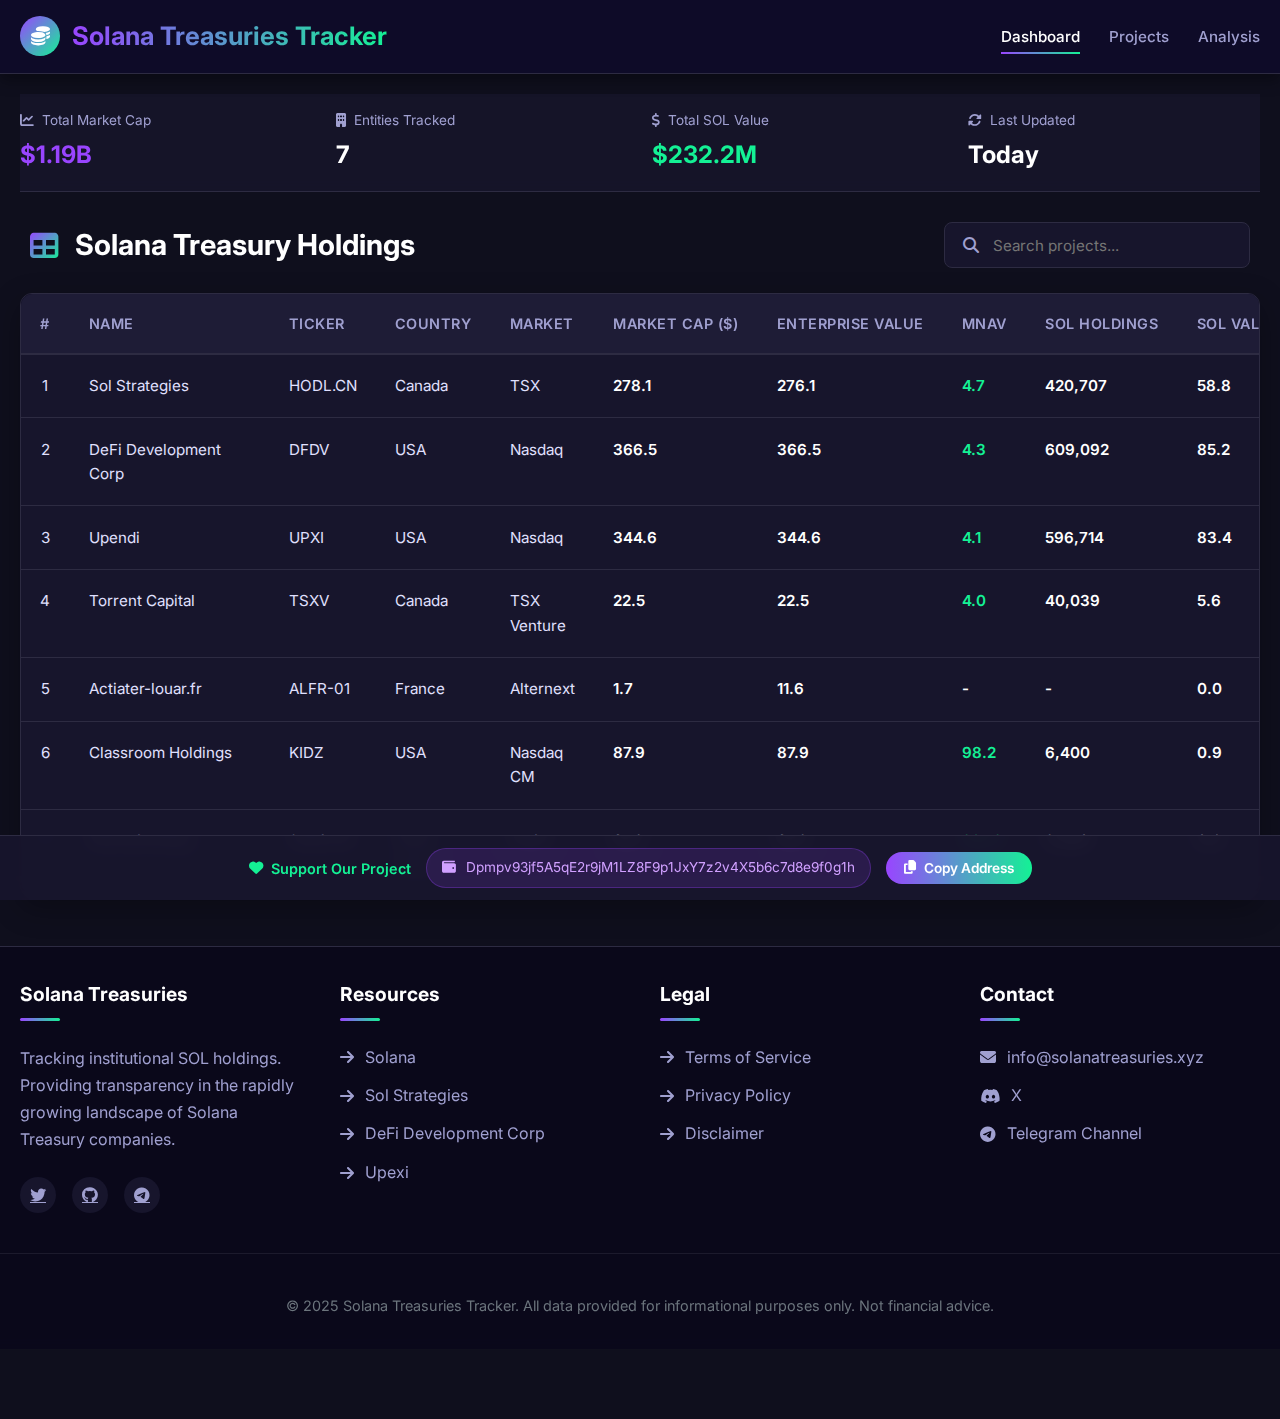
<file: index.html>
<!DOCTYPE html>
<html lang="en">
<head>
    <meta charset="UTF-8">
    <meta name="viewport" content="width=device-width, initial-scale=1.0">
    <title>Solana Treasuries Tracker</title>
    <link rel="stylesheet" href="https://cdnjs.cloudflare.com/ajax/libs/font-awesome/6.4.0/css/all.min.css">
    <link href="https://fonts.googleapis.com/css2?family=Inter:wght@300;400;500;600;700&display=swap" rel="stylesheet">
    <style>
        * {
            margin: 0;
            padding: 0;
            box-sizing: border-box;
            font-family: 'Inter', sans-serif;
        }
        
        :root {
            --solana-purple: #9945FF;
            --solana-green: #14F195;
            --dark-bg: #0f0f1d;
            --card-bg: #17152c;
            --table-header: #1e1c36;
            --border: #2d2b42;
            --text-light: #e0e0ff;
            --text-gray: #a0a0d0;
        }
        
        body {
            background: var(--dark-bg);
            color: var(--text-light);
            line-height: 1.6;
            min-height: 100vh;
            padding-bottom: 70px;
        }
        
        .container {
            max-width: 1600px;
            margin: 0 auto;
            padding: 0 20px;
        }
        
        /* Header Styles */
        header {
            background: rgba(15, 12, 41, 0.95);
            backdrop-filter: blur(10px);
            padding: 1rem 0;
            position: sticky;
            top: 0;
            z-index: 100;
            box-shadow: 0 5px 15px rgba(0, 0, 0, 0.4);
            border-bottom: 1px solid var(--border);
        }
        
        .header-container {
            display: flex;
            justify-content: space-between;
            align-items: center;
            flex-wrap: wrap;
        }
        
        .logo {
            display: flex;
            align-items: center;
            gap: 12px;
        }
        
        .logo-icon {
            background: linear-gradient(135deg, var(--solana-purple), var(--solana-green));
            width: 40px;
            height: 40px;
            border-radius: 50%;
            display: flex;
            align-items: center;
            justify-content: center;
        }
        
        .logo-icon i {
            font-size: 1.2rem;
            color: white;
        }
        
        .logo h1 {
            font-size: 1.6rem;
            font-weight: 700;
            background: linear-gradient(to right, var(--solana-purple), var(--solana-green));
            -webkit-background-clip: text;
            background-clip: text;
            color: transparent;
        }
        
        nav ul {
            display: flex;
            list-style: none;
            gap: 1.8rem;
        }
        
        nav a {
            color: var(--text-gray);
            text-decoration: none;
            font-weight: 500;
            transition: all 0.3s;
            font-size: 0.95rem;
            position: relative;
            padding: 0.5rem 0;
        }
        
        nav a:hover, nav a.active {
            color: white;
        }
        
        nav a::after {
            content: '';
            position: absolute;
            bottom: 0;
            left: 0;
            width: 0;
            height: 2px;
            background: linear-gradient(to right, var(--solana-purple), var(--solana-green));
            transition: width 0.3s;
        }
        
        nav a:hover::after, nav a.active::after {
            width: 100%;
        }
        
        /* Stats Bar */
        .stats-bar {
            background: rgba(23, 21, 44, 0.8);
            backdrop-filter: blur(5px);
            color: white;
            padding: 1rem 0;
            border-bottom: 1px solid var(--border);
            margin: 20px 0 30px;
        }
        
        .stats-container {
            display: grid;
            grid-template-columns: repeat(auto-fit, minmax(200px, 1fr));
            gap: 1.5rem;
        }
        
        .stat-item {
            display: flex;
            flex-direction: column;
            gap: 0.3rem;
        }
        
        .stat-label {
            font-size: 0.85rem;
            color: var(--text-gray);
            display: flex;
            align-items: center;
            gap: 0.5rem;
        }
        
        .stat-value {
            font-size: 1.5rem;
            font-weight: 700;
            color: white;
        }
        
        .sol-stat .stat-value {
            color: var(--solana-purple);
        }
        
        .value-stat .stat-value {
            color: var(--solana-green);
        }
        
        /* Controls */
        .controls {
            display: flex;
            justify-content: space-between;
            align-items: center;
            flex-wrap: wrap;
            gap: 20px;
            margin-bottom: 25px;
            padding: 0 10px;
        }
        
        .section-title {
            font-size: 1.8rem;
            font-weight: 700;
            color: white;
            display: flex;
            align-items: center;
            gap: 1rem;
        }
        
        .section-title i {
            background: linear-gradient(135deg, var(--solana-purple), var(--solana-green));
            -webkit-background-clip: text;
            background-clip: text;
            color: transparent;
        }
        
        .search-box {
            position: relative;
            min-width: 260px;
        }
        
        .search-box input {
            width: 100%;
            padding: 0.8rem 1rem 0.8rem 3rem;
            background: var(--card-bg);
            border: 1px solid var(--border);
            border-radius: 8px;
            font-size: 0.95rem;
            color: white;
            outline: none;
        }
        
        .search-box input:focus {
            border-color: var(--solana-purple);
            box-shadow: 0 0 0 3px rgba(153, 69, 255, 0.2);
        }
        
        .search-box i {
            position: absolute;
            left: 1.2rem;
            top: 50%;
            transform: translateY(-50%);
            color: var(--text-gray);
        }
        
        /* Table Styles */
        .table-container {
            background: var(--card-bg);
            border-radius: 12px;
            box-shadow: 0 10px 30px rgba(0, 0, 0, 0.3);
            overflow: hidden;
            margin-bottom: 2.5rem;
            border: 1px solid var(--border);
            overflow-x: auto;
        }
        
        table {
            width: 100%;
            border-collapse: collapse;
            min-width: 1400px;
        }
        
        thead {
            background-color: var(--table-header);
            border-bottom: 2px solid var(--border);
            position: sticky;
            top: 0;
            z-index: 10;
        }
        
        th {
            padding: 1.1rem 1.2rem;
            text-align: left;
            font-weight: 600;
            color: var(--text-gray);
            font-size: 0.9rem;
            text-transform: uppercase;
            letter-spacing: 0.5px;
            white-space: nowrap;
        }
        
        th:first-child {
            border-top-left-radius: 12px;
        }
        
        th:last-child {
            border-top-right-radius: 12px;
        }
        
        td {
            padding: 1.2rem;
            border-bottom: 1px solid var(--border);
            font-size: 0.95rem;
            vertical-align: top;
        }
        
        tr:last-child td {
            border-bottom: none;
        }
        
        tr:hover {
            background: rgba(40, 37, 70, 0.4);
        }
        
        .rank-column {
            text-align: center;
            width: 60px;
        }
        
        .name-column {
            min-width: 200px;
        }
        
        .ticker-column {
            width: 100px;
        }
        
        .country-column {
            width: 120px;
        }
        
        .market-column {
            width: 140px;
        }
        
        .value-cell {
            font-weight: 600;
            color: white;
        }
        
        .sol-value {
            color: var(--solana-purple);
        }
        
        .green-value {
            color: var(--solana-green);
        }
        
        .negative-value {
            color: #ff6b6b;
        }
        
        /* Footer */
        footer {
            background: rgba(9, 6, 26, 0.8);
            backdrop-filter: blur(5px);
            color: white;
            padding: 2rem 0;
            margin-top: 3rem;
            border-top: 1px solid var(--border);
        }
        
        .footer-container {
            display: grid;
            grid-template-columns: repeat(auto-fit, minmax(250px, 1fr));
            gap: 2.5rem;
        }
        
        .footer-col h3 {
            font-size: 1.2rem;
            margin-bottom: 1.5rem;
            position: relative;
            padding-bottom: 0.7rem;
            color: white;
        }
        
        .footer-col h3::after {
            content: '';
            position: absolute;
            bottom: 0;
            left: 0;
            width: 40px;
            height: 3px;
            background: linear-gradient(to right, var(--solana-purple), var(--solana-green));
            border-radius: 3px;
        }
        
        .footer-col p {
            color: var(--text-gray);
            margin-bottom: 1.2rem;
            line-height: 1.7;
        }
        
        .footer-col ul {
            list-style: none;
        }
        
        .footer-col ul li {
            margin-bottom: 0.8rem;
        }
        
        .footer-col ul li a {
            color: var(--text-gray);
            text-decoration: none;
            transition: all 0.3s;
            display: flex;
            align-items: center;
            gap: 0.7rem;
        }
        
        .footer-col ul li a:hover {
            color: var(--solana-purple);
        }
        
        .social-links {
            display: flex;
            gap: 1rem;
            margin-top: 1.5rem;
        }
        
        .social-links a {
            display: flex;
            align-items: center;
            justify-content: center;
            width: 36px;
            height: 36px;
            border-radius: 50%;
            background: var(--card-bg);
            color: var(--text-gray);
            transition: all 0.3s;
        }
        
        .social-links a:hover {
            background: var(--solana-purple);
            color: white;
            transform: translateY(-3px);
        }
        
        .copyright {
            text-align: center;
            padding-top: 2.5rem;
            margin-top: 2.5rem;
            border-top: 1px solid rgba(255,255,255,0.08);
            color: #6c757d;
            font-size: 0.9rem;
        }
        
        /* Donation Bar */
        .donation-bar {
            position: fixed;
            bottom: 0;
            left: 0;
            width: 100%;
            background: rgba(23, 21, 44, 0.95);
            backdrop-filter: blur(10px);
            padding: 12px 0;
            border-top: 1px solid var(--border);
            z-index: 1000;
            display: flex;
            justify-content: center;
            align-items: center;
        }
        
        .donation-content {
            display: flex;
            align-items: center;
            gap: 15px;
            max-width: 1400px;
            padding: 0 20px;
            width: 100%;
            justify-content: center;
        }
        
        .donation-label {
            font-size: 0.9rem;
            color: var(--solana-green);
            font-weight: 600;
            display: flex;
            align-items: center;
            gap: 8px;
        }
        
        .donation-address {
            background: rgba(153, 69, 255, 0.15);
            border: 1px solid rgba(153, 69, 255, 0.3);
            padding: 8px 15px;
            border-radius: 30px;
            font-size: 0.85rem;
            color: #d0a0ff;
            display: flex;
            align-items: center;
            gap: 10px;
            cursor: pointer;
            transition: all 0.3s;
        }
        
        .donation-address:hover {
            background: rgba(153, 69, 255, 0.25);
            transform: translateY(-2px);
        }
        
        .donation-btn {
            background: linear-gradient(to right, var(--solana-purple), var(--solana-green));
            color: white;
            border: none;
            padding: 8px 18px;
            border-radius: 30px;
            font-size: 0.85rem;
            font-weight: 600;
            cursor: pointer;
            display: flex;
            align-items: center;
            gap: 8px;
            transition: all 0.3s;
        }
        
        .donation-btn:hover {
            transform: translateY(-2px);
            box-shadow: 0 5px 15px rgba(153, 69, 255, 0.4);
        }
        
        .copy-notification {
            position: fixed;
            bottom: 70px;
            left: 50%;
            transform: translateX(-50%);
            background: var(--solana-green);
            color: var(--dark-bg);
            padding: 8px 20px;
            border-radius: 30px;
            font-weight: 600;
            font-size: 0.9rem;
            box-shadow: 0 4px 15px rgba(0, 0, 0, 0.3);
            opacity: 0;
            transition: opacity 0.3s;
        }
        
        .copy-notification.show {
            opacity: 1;
        }
        
        /* Responsive */
        @media (max-width: 1100px) {
            .header-container, .stats-container, .container, .footer-container {
                padding: 0 1.5rem;
            }
            
            nav ul {
                gap: 1rem;
                margin-top: 15px;
            }
        }
        
        @media (max-width: 768px) {
            .controls {
                flex-direction: column;
                align-items: flex-start;
            }
            
            .search-box {
                width: 100%;
            }
            
            .stats-container {
                grid-template-columns: 1fr 1fr;
            }
            
            .footer-container {
                grid-template-columns: 1fr;
            }
            
            .donation-content {
                flex-direction: column;
                gap: 10px;
                padding: 10px;
            }
        }
        
        @media (max-width: 480px) {
            .logo h1 {
                font-size: 1.3rem;
            }
            
            nav ul {
                gap: 0.8rem;
                flex-wrap: wrap;
            }
            
            nav a {
                font-size: 0.85rem;
            }
            
            .stat-value {
                font-size: 1.3rem;
            }
            
            .section-title {
                font-size: 1.5rem;
            }
        }
    </style>
</head>
<body>
    <!-- Header -->
    <header>
        <div class="container header-container">
            <div class="logo">
                <div class="logo-icon">
                    <i class="fas fa-coins"></i>
                </div>
                <h1>Solana Treasuries Tracker</h1>
            </div>
            <nav>
                <ul>
                    <li><a href="#" class="active">Dashboard</a></li>
                    <li><a href="#">Projects</a></li>
                    <li><a href="#">Analysis</a></li>

                </ul>
            </nav>
        </div>
    </header>

    <!-- Stats Bar -->
    <div class="container">
        <div class="stats-bar">
            <div class="stats-container">
                <div class="stat-item sol-stat">
                    <div class="stat-label">
                        <i class="fas fa-chart-line"></i>
                        <span>Total Market Cap</span>
                    </div>
                    <div class="stat-value">$1.19B</div>
                </div>
                <div class="stat-item">
                    <div class="stat-label">
                        <i class="fas fa-building"></i>
                        <span>Entities Tracked</span>
                    </div>
                    <div class="stat-value">7</div>
                </div>
                <div class="stat-item value-stat">
                    <div class="stat-label">
                        <i class="fas fa-dollar-sign"></i>
                        <span>Total SOL Value</span>
                    </div>
                    <div class="stat-value">$232.2M</div>
                </div>
                <div class="stat-item">
                    <div class="stat-label">
                        <i class="fas fa-sync-alt"></i>
                        <span>Last Updated</span>
                    </div>
                    <div class="stat-value">Today</div>
                </div>
            </div>
        </div>
    </div>

    <!-- Main Content -->
    <div class="container">
        <div class="controls">
            <h2 class="section-title">
                <i class="fas fa-table"></i>
                Solana Treasury Holdings
            </h2>
            <div class="search-box">
                <i class="fas fa-search"></i>
                <input type="text" id="search-input" placeholder="Search projects...">
            </div>
        </div>

        <div class="table-container">
            <table>
                <thead>
                    <tr>
                        <th class="rank-column">#</th>
                        <th class="name-column">Name</th>
                        <th class="ticker-column">Ticker</th>
                        <th class="country-column">Country</th>
                        <th class="market-column">Market</th>
                        <th>Market Cap ($)</th>
                        <th>Enterprise Value</th>
                        <th>mNAV</th>
                        <th>SOL Holdings</th>
                        <th>SOL Value (M)</th>
                        <th>Purchase Price</th>
                        <th>Total Invested (M)</th>
                        <th>Raise Program (M)</th>
                        <th>YLD Performance</th>
                    </tr>
                </thead>
                <tbody id="table-body">
                    <tr>
                        <td class="rank-column">1</td>
                        <td class="name-column">Sol Strategies</td>
                        <td>HODL.CN</td>
                        <td>Canada</td>
                        <td>TSX</td>
                        <td class="value-cell">278.1</td>
                        <td class="value-cell">276.1</td>
                        <td class="value-cell green-value">4.7</td>
                        <td class="value-cell">420,707</td>
                        <td class="value-cell">58.8</td>
                        <td class="value-cell">-</td>
                        <td class="value-cell">-</td>
                        <td class="value-cell">-</td>
                        <td class="value-cell green-value">1000.0</td>
                    </tr>
                    <tr>
                        <td class="rank-column">2</td>
                        <td class="name-column">DeFi Development Corp</td>
                        <td>DFDV</td>
                        <td>USA</td>
                        <td>Nasdaq</td>
                        <td class="value-cell">366.5</td>
                        <td class="value-cell">366.5</td>
                        <td class="value-cell green-value">4.3</td>
                        <td class="value-cell">609,092</td>
                        <td class="value-cell">85.2</td>
                        <td class="value-cell">-</td>
                        <td class="value-cell">-</td>
                        <td class="value-cell green-value">1000.0</td>
                        <td class="value-cell">-</td>
                    </tr>
                    <tr>
                        <td class="rank-column">3</td>
                        <td class="name-column">Upendi</td>
                        <td>UPXI</td>
                        <td>USA</td>
                        <td>Nasdaq</td>
                        <td class="value-cell">344.6</td>
                        <td class="value-cell">344.6</td>
                        <td class="value-cell green-value">4.1</td>
                        <td class="value-cell">596,714</td>
                        <td class="value-cell">83.4</td>
                        <td class="value-cell">141.1</td>
                        <td class="value-cell">-</td>
                        <td class="value-cell green-value">100.0</td>
                        <td class="value-cell">-</td>
                    </tr>
                    <tr>
                        <td class="rank-column">4</td>
                        <td class="name-column">Torrent Capital</td>
                        <td>TSXV</td>
                        <td>Canada</td>
                        <td>TSX Venture</td>
                        <td class="value-cell">22.5</td>
                        <td class="value-cell">22.5</td>
                        <td class="value-cell green-value">4.0</td>
                        <td class="value-cell">40,039</td>
                        <td class="value-cell">5.6</td>
                        <td class="value-cell">-</td>
                        <td class="value-cell">-</td>
                        <td class="value-cell">-</td>
                        <td class="value-cell">-</td>
                    </tr>
                    <tr>
                        <td class="rank-column">5</td>
                        <td class="name-column">Actiater-louar.fr</td>
                        <td>ALFR-01</td>
                        <td>France</td>
                        <td>Alternext</td>
                        <td class="value-cell">1.7</td>
                        <td class="value-cell">11.6</td>
                        <td class="value-cell">-</td>
                        <td class="value-cell">-</td>
                        <td class="value-cell">0.0</td>
                        <td class="value-cell">-</td>
                        <td class="value-cell">-</td>
                        <td class="value-cell green-value">4.2</td>
                        <td class="value-cell">-</td>
                    </tr>
                    <tr>
                        <td class="rank-column">6</td>
                        <td class="name-column">Classroom Holdings</td>
                        <td>KIDZ</td>
                        <td>USA</td>
                        <td>Nasdaq CM</td>
                        <td class="value-cell">87.9</td>
                        <td class="value-cell">87.9</td>
                        <td class="value-cell green-value">98.2</td>
                        <td class="value-cell">6,400</td>
                        <td class="value-cell">0.9</td>
                        <td class="value-cell">-</td>
                        <td class="value-cell">-</td>
                        <td class="value-cell green-value">500.0</td>
                        <td class="value-cell">-</td>
                    </tr>
                    <tr>
                        <td class="rank-column">7</td>
                        <td class="name-column">MemeStrategy</td>
                        <td>2440.HK</td>
                        <td>Hong Kong</td>
                        <td>HKSE</td>
                        <td class="value-cell">91.2</td>
                        <td class="value-cell">91.2</td>
                        <td class="value-cell green-value">267.2</td>
                        <td class="value-cell">2,440</td>
                        <td class="value-cell">0.3</td>
                        <td class="value-cell">-</td>
                        <td class="value-cell">-</td>
                        <td class="value-cell">-</td>
                        <td class="value-cell">-</td>
                    </tr>
                </tbody>
            </table>
        </div>
    </div>

    <!-- Footer -->
    <footer>
        <div class="container footer-container">
            <div class="footer-col">
                <h3>Solana Treasuries</h3>
                <p>Tracking institutional SOL holdings. Providing transparency in the rapidly growing landscape of Solana Treasury companies.</p>
                <div class="social-links">
                    <a href="#"><i class="fab fa-twitter"></i></a>
                    <a href="#"><i class="fab fa-github"></i></a>
                    <a href="#"><i class="fab fa-telegram"></i></a>
                </div>
            </div>
            <div class="footer-col">
                <h3>Resources</h3>
                <ul>
                    <li><a href="#"><i class="fas fa-arrow-right"></i> Solana</a></li>
                    <li><a href="#"><i class="fas fa-arrow-right"></i> Sol Strategies</a></li>
                    <li><a href="#"><i class="fas fa-arrow-right"></i> DeFi Development Corp</a></li>
                    <li><a href="#"><i class="fas fa-arrow-right"></i> Upexi</a></li>
                </ul>
            </div>
            <div class="footer-col">
                <h3>Legal</h3>
                <ul>
                    <li><a href="#"><i class="fas fa-arrow-right"></i> Terms of Service</a></li>
                    <li><a href="#"><i class="fas fa-arrow-right"></i> Privacy Policy</a></li>
                    <li><a href="#"><i class="fas fa-arrow-right"></i> Disclaimer</a></li>
                </ul>
            </div>
            <div class="footer-col">
                <h3>Contact</h3>
                <ul>
                    <li><a href="#"><i class="fas fa-envelope"></i> info@solanatreasuries.xyz</a></li>
                    <li><a href="#"><i class="fab fa-discord"></i> X </a></li>
                    <li><a href="#"><i class="fab fa-telegram"></i> Telegram Channel</a></li>
                </ul>
            </div>
        </div>
        <div class="copyright">
            &copy; 2025 Solana Treasuries Tracker. All data provided for informational purposes only. Not financial advice.
        </div>
    </footer>

    <!-- Donation Bar -->
    <div class="donation-bar">
        <div class="donation-content">
            <div class="donation-label">
                <i class="fas fa-heart"></i>
                Support Our Project
            </div>
            <div class="donation-address" id="sol-address">
                <i class="fas fa-wallet"></i>
                <span id="address-text">Dpmpv93jf5A5qE2r9jM1LZ8F9p1JxY7z2v4X5b6c7d8e9f0g1h</span>
            </div>
            <button class="donation-btn" id="copy-btn">
                <i class="fas fa-copy"></i>
                <span>Copy Address</span>
            </button>
        </div>
    </div>
    
    <!-- Copy Notification -->
    <div class="copy-notification" id="copy-notification">
        Address copied to clipboard!
    </div>

    <script>
        document.addEventListener('DOMContentLoaded', function() {
            const searchInput = document.getElementById('search-input');
            const solAddress = document.getElementById('sol-address');
            const copyBtn = document.getElementById('copy-btn');
            const copyNotification = document.getElementById('copy-notification');
            
            // Search functionality
            searchInput.addEventListener('input', function() {
                const searchTerm = this.value.toLowerCase();
                const rows = document.querySelectorAll('#table-body tr');
                
                rows.forEach(row => {
                    const name = row.querySelector('.name-column').textContent.toLowerCase();
                    row.style.display = name.includes(searchTerm) ? '' : 'none';
                });
            });
            
            // Copy functionality
            copyBtn.addEventListener('click', function() {
                const textToCopy = "Dpmpv93jf5A5qE2r9jM1LZ8F9p1JxY7z2v4X5b6c7d8e9f0g1h";
                
                // Create a temporary textarea to copy text
                const textArea = document.createElement('textarea');
                textArea.value = textToCopy;
                document.body.appendChild(textArea);
                textArea.select();
                document.execCommand('copy');
                document.body.removeChild(textArea);
                
                // Show notification
                copyNotification.classList.add('show');
                
                // Hide after 2 seconds
                setTimeout(() => {
                    copyNotification.classList.remove('show');
                }, 2000);
            });
            
            // Make entire address element clickable
            solAddress.addEventListener('click', function() {
                copyBtn.click();
            });
        });
    </script>
</body>
</html>
</file>
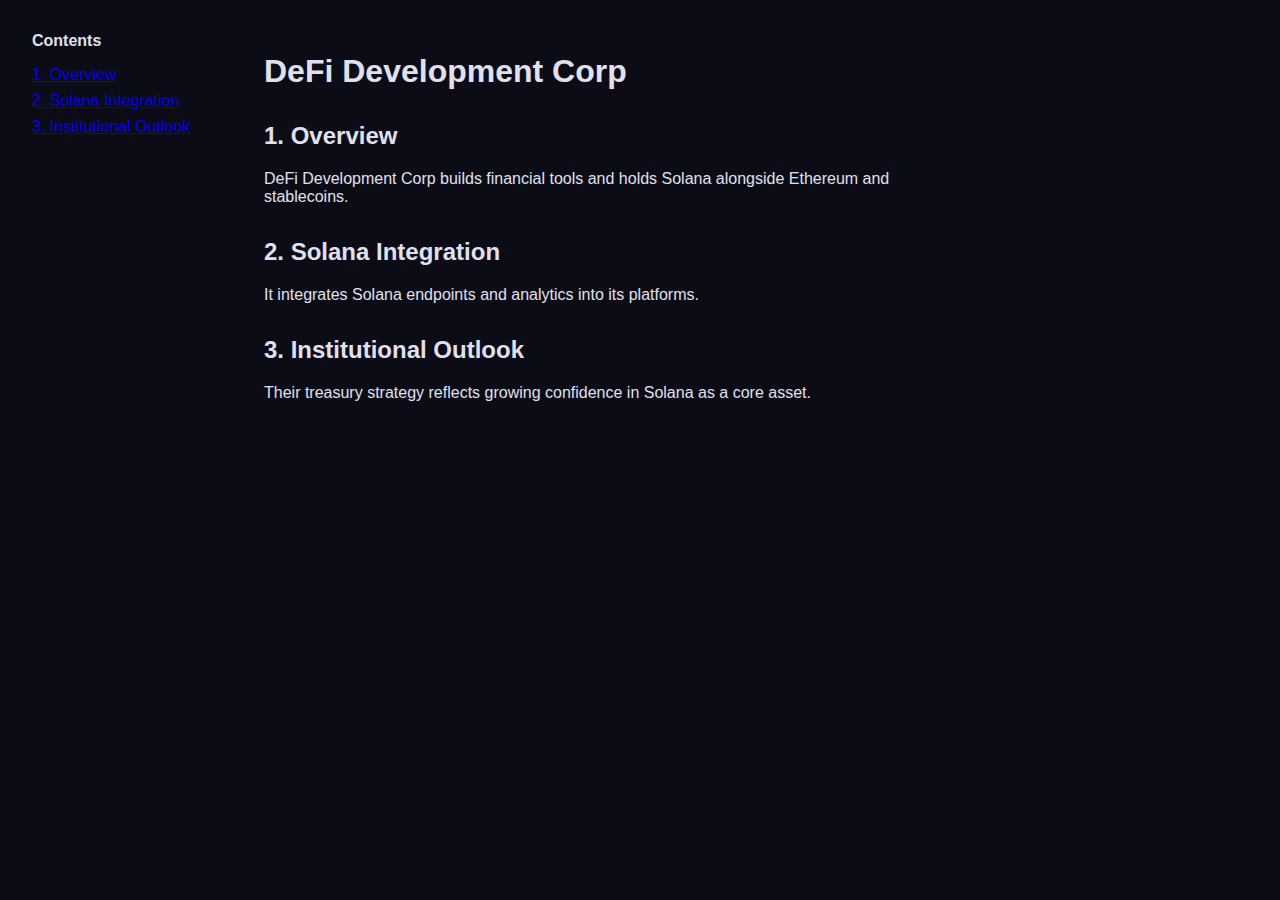
<file: defidevelopmentcorp.html>
<!DOCTYPE html>
<html lang="en">
<head>
  <meta charset="UTF-8" />
  <meta name="viewport" content="width=device-width, initial-scale=1.0" />
  <title>DeFi Development Corp – Solana Treasuries</title>
  <meta name="description" content="DeFi Development Corp is a public fintech company holding Solana in its treasury and contributing to on-chain finance." />
  <link rel="canonical" href="https://soltreasuries.xyz/defidevelopmentcorp" />
  <link rel="stylesheet" href="style.css" />
  <style>
    body {
      display: flex;
      gap: 2rem;
      padding: 2rem;
      font-family: sans-serif;
    }
    nav.toc {
      position: sticky;
      top: 2rem;
      width: 200px;
      height: fit-content;
    }
    nav.toc ul {
      list-style: none;
      padding-left: 0;
    }
    nav.toc li {
      margin-bottom: 0.5rem;
    }
    main {
      flex: 1;
      max-width: 700px;
    }
    h2 {
      margin-top: 2rem;
    }
    html {
      scroll-behavior: smooth;
    }
  </style>
</head>
<body>

  <nav class="toc">
    <strong>Contents</strong>
    <ul>
      <li><a href="#overview">1. Overview</a></li>
<li><a href="#integration">2. Solana Integration</a></li>
<li><a href="#outlook">3. Institutional Outlook</a></li>
    </ul>
  </nav>

  <main>
    <h1 id="overview">DeFi Development Corp</h1>
    <h2 id="overview">1. Overview</h2>
<p>DeFi Development Corp builds financial tools and holds Solana alongside Ethereum and stablecoins.</p>
<h2 id="integration">2. Solana Integration</h2>
<p>It integrates Solana endpoints and analytics into its platforms.</p>
<h2 id="outlook">3. Institutional Outlook</h2>
<p>Their treasury strategy reflects growing confidence in Solana as a core asset.</p>
  </main>

</body>
</html>
</file>
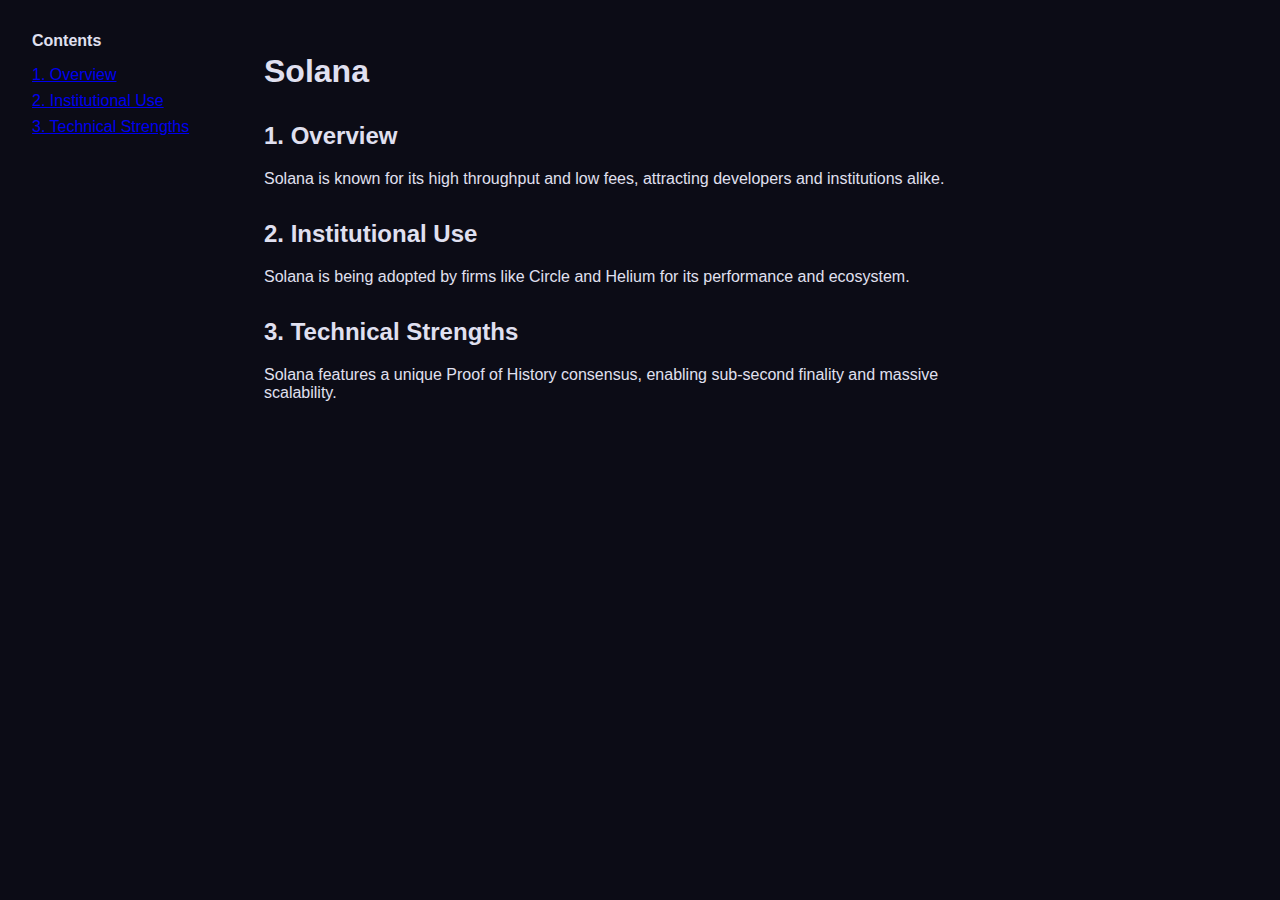
<file: solana.html>
<!DOCTYPE html>
<html lang="en">
<head>
  <meta charset="UTF-8" />
  <meta name="viewport" content="width=device-width, initial-scale=1.0" />
  <title>Solana – Solana Treasuries</title>
  <meta name="description" content="Solana is a high-performance blockchain protocol. Learn why institutions are adopting Solana in their treasuries." />
  <link rel="canonical" href="https://soltreasuries.xyz/solana" />
  <link rel="stylesheet" href="style.css" />
  <style>
    body {
      display: flex;
      gap: 2rem;
      padding: 2rem;
      font-family: sans-serif;
    }
    nav.toc {
      position: sticky;
      top: 2rem;
      width: 200px;
      height: fit-content;
    }
    nav.toc ul {
      list-style: none;
      padding-left: 0;
    }
    nav.toc li {
      margin-bottom: 0.5rem;
    }
    main {
      flex: 1;
      max-width: 700px;
    }
    h2 {
      margin-top: 2rem;
    }
    html {
      scroll-behavior: smooth;
    }
  </style>
</head>
<body>

  <nav class="toc">
    <strong>Contents</strong>
    <ul>
      <li><a href="#overview">1. Overview</a></li>
<li><a href="#institutional">2. Institutional Use</a></li>
<li><a href="#technical">3. Technical Strengths</a></li>
    </ul>
  </nav>

  <main>
    <h1 id="overview">Solana</h1>
    <h2 id="overview">1. Overview</h2>
<p>Solana is known for its high throughput and low fees, attracting developers and institutions alike.</p>
<h2 id="institutional">2. Institutional Use</h2>
<p>Solana is being adopted by firms like Circle and Helium for its performance and ecosystem.</p>
<h2 id="technical">3. Technical Strengths</h2>
<p>Solana features a unique Proof of History consensus, enabling sub-second finality and massive scalability.</p>
  </main>

</body>
</html>
</file>
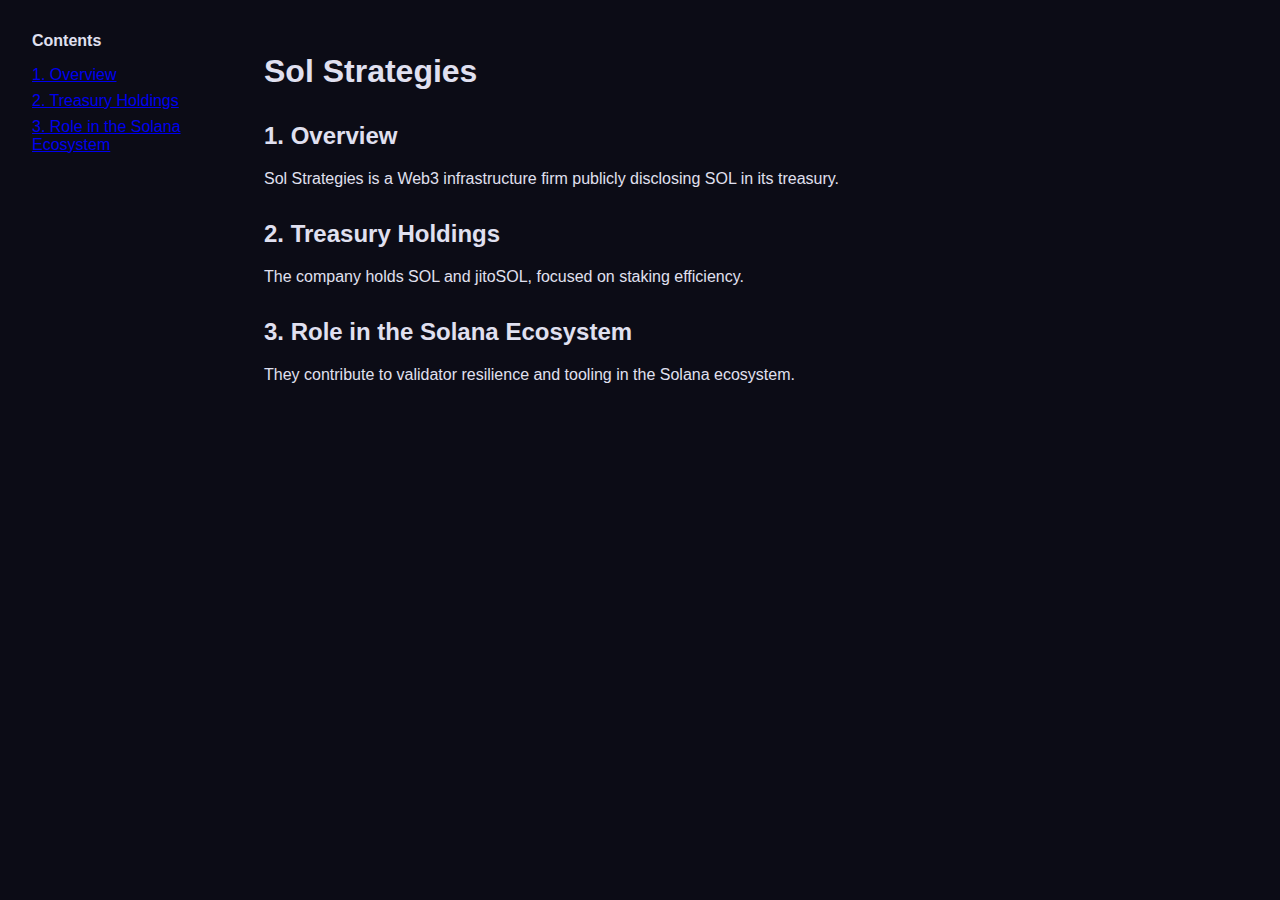
<file: solstrategies.html>
<!DOCTYPE html>
<html lang="en">
<head>
  <meta charset="UTF-8" />
  <meta name="viewport" content="width=device-width, initial-scale=1.0" />
  <title>Sol Strategies – Solana Treasuries</title>
  <meta name="description" content="Sol Strategies is a Web3 firm with public SOL treasury holdings. Learn how it builds on the Solana blockchain." />
  <link rel="canonical" href="https://soltreasuries.xyz/solstrategies" />
  <link rel="stylesheet" href="style.css" />
  <style>
    body {
      display: flex;
      gap: 2rem;
      padding: 2rem;
      font-family: sans-serif;
    }
    nav.toc {
      position: sticky;
      top: 2rem;
      width: 200px;
      height: fit-content;
    }
    nav.toc ul {
      list-style: none;
      padding-left: 0;
    }
    nav.toc li {
      margin-bottom: 0.5rem;
    }
    main {
      flex: 1;
      max-width: 700px;
    }
    h2 {
      margin-top: 2rem;
    }
    html {
      scroll-behavior: smooth;
    }
  </style>
</head>
<body>

  <nav class="toc">
    <strong>Contents</strong>
    <ul>
      <li><a href="#overview">1. Overview</a></li>
<li><a href="#holdings">2. Treasury Holdings</a></li>
<li><a href="#role">3. Role in the Solana Ecosystem</a></li>
    </ul>
  </nav>

  <main>
    <h1 id="overview">Sol Strategies</h1>
    <h2 id="overview">1. Overview</h2>
<p>Sol Strategies is a Web3 infrastructure firm publicly disclosing SOL in its treasury.</p>
<h2 id="holdings">2. Treasury Holdings</h2>
<p>The company holds SOL and jitoSOL, focused on staking efficiency.</p>
<h2 id="role">3. Role in the Solana Ecosystem</h2>
<p>They contribute to validator resilience and tooling in the Solana ecosystem.</p>
  </main>

</body>
</html>
</file>
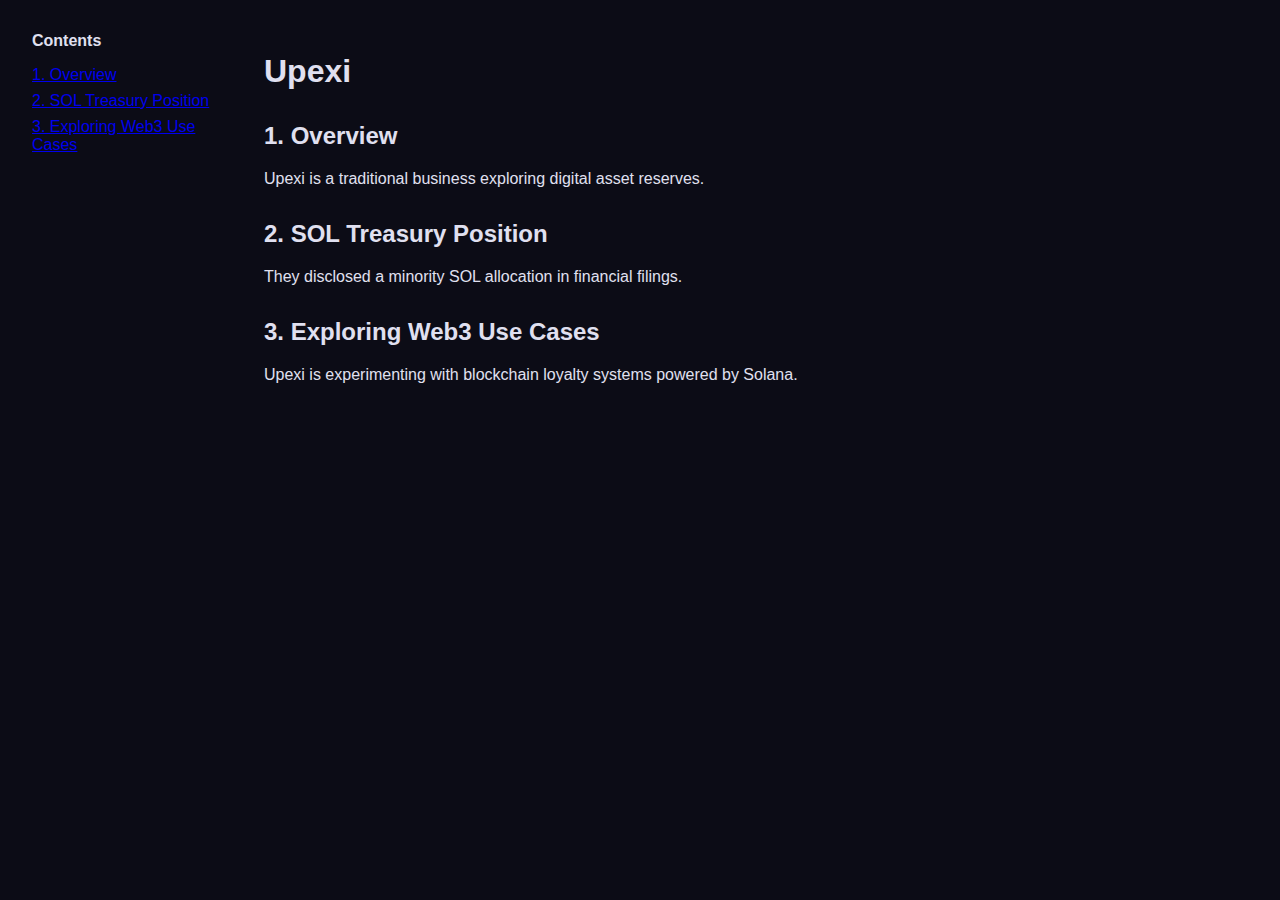
<file: upexi.html>
<!DOCTYPE html>
<html lang="en">
<head>
  <meta charset="UTF-8" />
  <meta name="viewport" content="width=device-width, initial-scale=1.0" />
  <title>Upexi – Solana Treasuries</title>
  <meta name="description" content="Upexi (NASDAQ: UPXI) is a consumer brand company with a disclosed SOL treasury. Learn about its crypto adoption." />
  <link rel="canonical" href="https://soltreasuries.xyz/upexi" />
  <link rel="stylesheet" href="style.css" />
  <style>
    body {
      display: flex;
      gap: 2rem;
      padding: 2rem;
      font-family: sans-serif;
    }
    nav.toc {
      position: sticky;
      top: 2rem;
      width: 200px;
      height: fit-content;
    }
    nav.toc ul {
      list-style: none;
      padding-left: 0;
    }
    nav.toc li {
      margin-bottom: 0.5rem;
    }
    main {
      flex: 1;
      max-width: 700px;
    }
    h2 {
      margin-top: 2rem;
    }
    html {
      scroll-behavior: smooth;
    }
  </style>
</head>
<body>

  <nav class="toc">
    <strong>Contents</strong>
    <ul>
      <li><a href="#overview">1. Overview</a></li>
<li><a href="#treasury">2. SOL Treasury Position</a></li>
<li><a href="#usecase">3. Exploring Web3 Use Cases</a></li>
    </ul>
  </nav>

  <main>
    <h1 id="overview">Upexi</h1>
    <h2 id="overview">1. Overview</h2>
<p>Upexi is a traditional business exploring digital asset reserves.</p>
<h2 id="treasury">2. SOL Treasury Position</h2>
<p>They disclosed a minority SOL allocation in financial filings.</p>
<h2 id="usecase">3. Exploring Web3 Use Cases</h2>
<p>Upexi is experimenting with blockchain loyalty systems powered by Solana.</p>
  </main>

</body>
</html>
</file>
<file: style.css>
body {
  font-family: Inter, sans-serif;
  background: #0c0c16;
  color: #e0e0f0;
  margin: 0;
  padding: 1rem;
}

header {
  text-align: center;
  margin-bottom: 1rem;
}

.tab-container {
  display: flex;
  justify-content: center;
  gap: 1rem;
  margin-bottom: 1rem;
}

.tab {
  background: #181825;
  color: #ccc;
  border: none;
  padding: 0.5rem 1rem;
  cursor: pointer;
  border-radius: 6px;
  font-weight: bold;
  transition: 0.2s;
}

.tab:hover,
.tab.active {
  background: #3f3f56;
  color: white;
}

table {
  width: 100%;
  border-collapse: collapse;
  background: #181825;
  border-radius: 8px;
  overflow: hidden;
}

thead {
  background: #26263a;
}

th, td {
  padding: 0.75rem;
  text-align: left;
  border-bottom: 1px solid #333;
}

tbody.tab-content {
  display: none;
}

tbody.tab-content.active {
  display: table-row-group;
}

.rss-ticker {
  background: #1e1e2e;
  padding: 0.5rem;
  color: #ffcc00;
  font-size: 0.9rem;
  overflow: hidden;
  white-space: nowrap;
  text-align: center;
  margin-bottom: 1rem;
}
.rss-ticker a {
  color: #ffcc00;
  text-decoration: none;
}
</file>
